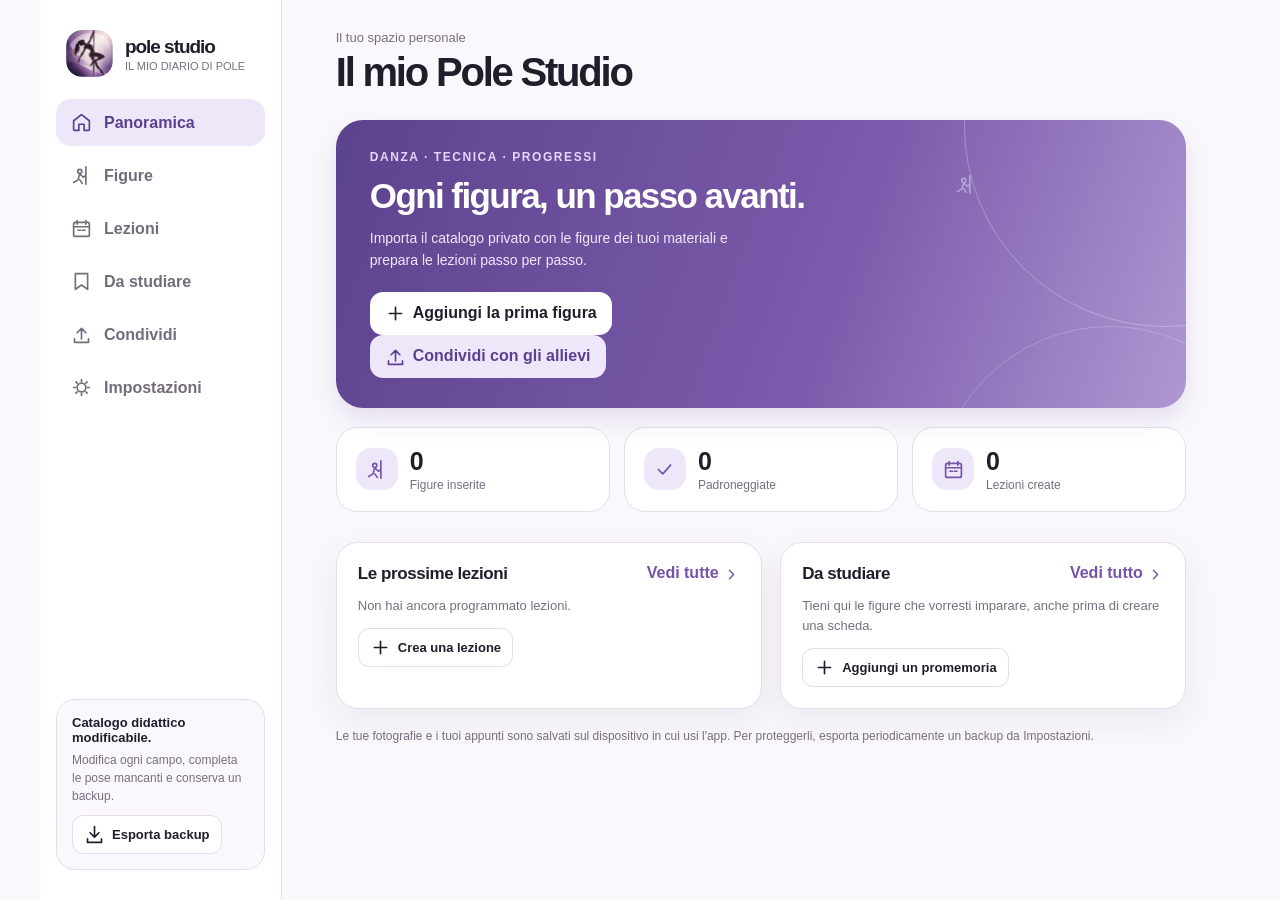
<file: index.html>
<!doctype html>
<html lang="it">
<head>
  <meta charset="utf-8">
  <meta name="viewport" content="width=device-width, initial-scale=1, viewport-fit=cover">
  <meta name="theme-color" content="#f9f6fc">
  <meta name="apple-mobile-web-app-capable" content="yes">
  <meta name="apple-mobile-web-app-status-bar-style" content="default">
  <meta name="apple-mobile-web-app-title" content="Pole Studio">
  <meta name="description" content="Archivio personale di pole dance con lezioni e contenuti condivisibili con gli allievi.">
  <link rel="manifest" href="./manifest.webmanifest">
  <link rel="apple-touch-icon" href="./icons/apple-touch-icon.png">
  <link rel="icon" href="./icons/icon-192.png">
  <link rel="stylesheet" href="./style.css">
  <title>Pole Studio · Le mie figure e lezioni</title>
</head>
<body>
  <div id="app"><div class="boot">Sto aprendo il tuo studio…</div></div>
  <dialog id="editor" aria-label="Modifica contenuto"><div id="editor-content"></div></dialog>
  <input id="restoreFile" type="file" accept="application/json,.json" hidden>
  <div id="toast" class="toast" role="status" aria-live="polite"></div>
  <script src="./app.js" defer></script>
</body>
</html>
</file>
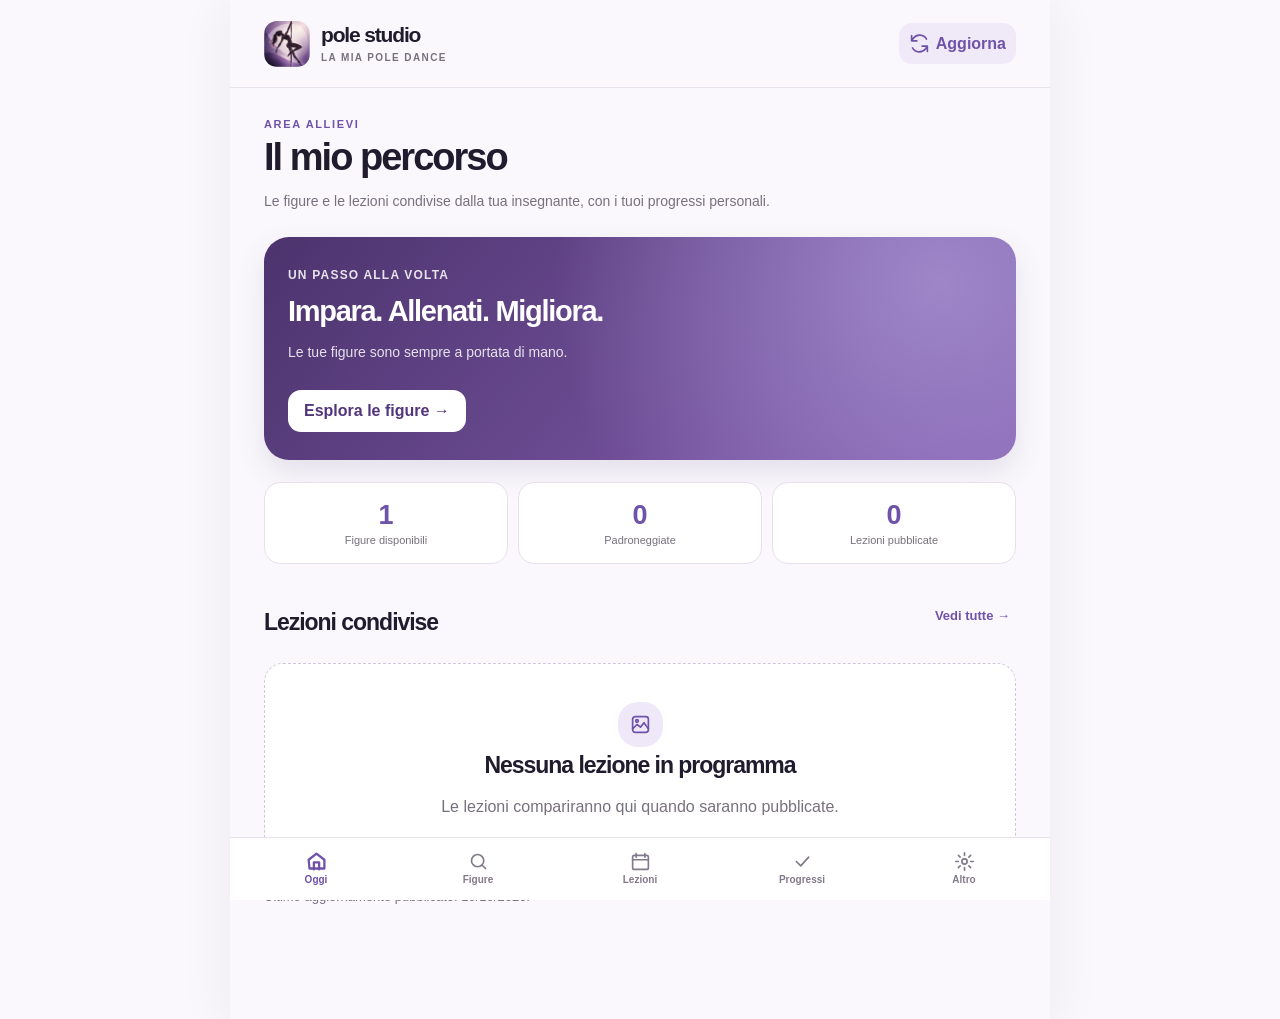
<file: allievi.html>
<!doctype html>
<html lang="it"><head>
<meta charset="utf-8"><meta name="viewport" content="width=device-width, initial-scale=1,viewport-fit=cover">
<meta name="theme-color" content="#faf8fc"><meta name="apple-mobile-web-app-capable" content="yes"><meta name="apple-mobile-web-app-title" content="Pole Studio Allievi">
<meta name="description" content="Le tue figure di pole dance, lezioni e progressi personali.">
<link rel="manifest" href="./allievi.webmanifest"><link rel="apple-touch-icon" href="./icons/apple-touch-icon.png"><link rel="icon" href="./icons/icon-192.png">
<link rel="stylesheet" href="./allievi.css"><title>Pole Studio · Allievi</title></head>
<body><div id="student-app"><p class="loading">Sto aprendo il tuo Pole Studio…</p></div>
<input id="progress-import" type="file" accept=".json,application/json" hidden>
<div id="student-toast" class="student-toast" role="status" aria-live="polite"></div>
<script src="./allievi.js" defer></script></body></html>
</file>
<file: style.css>
:root{--ink:#211d2a;--muted:#766f80;--purple:#7354aa;--purple-dark:#5c408f;--lilac:#eee7f9;--wash:#faf8fc;--stroke:#e5ddec;--white:#fff;--mint:#e0f2e5;--mint-ink:#326b47;--pink:#fbeaf2;--shadow:0 12px 36px rgba(45,22,72,.07);font-family:-apple-system,BlinkMacSystemFont,"Segoe UI",sans-serif;font-synthesis:none;-webkit-font-smoothing:antialiased}
*{box-sizing:border-box}body{margin:0;background:var(--wash);color:var(--ink)}button,input,select,textarea{font:inherit}button{cursor:pointer}button:disabled{opacity:.45;cursor:default}button:focus-visible,a:focus-visible,input:focus-visible,select:focus-visible,textarea:focus-visible{outline:3px solid #cbaaff;outline-offset:2px}a{color:var(--purple)}.svg{width:21px;height:21px;stroke:currentColor;stroke-width:1.9;fill:none;stroke-linecap:round;stroke-linejoin:round;vertical-align:middle;flex-shrink:0}.small-icon{width:17px;height:17px}.muted{color:var(--muted)}.overline{font-size:11px;font-weight:850;letter-spacing:.15em;text-transform:uppercase;color:var(--purple)}.boot{text-align:center;padding:35vh 16px;color:var(--purple)}
.shell{max-width:1200px;margin:auto;min-height:100vh;display:grid;grid-template-columns:242px minmax(0,1fr)}.sidebar{position:sticky;top:0;height:100vh;background:#fff;border-right:1px solid var(--stroke);padding:30px 16px;display:flex;flex-direction:column;gap:22px}.brand{display:flex;align-items:center;gap:12px;padding:0 10px}.brand-logo{display:grid;place-items:center;height:47px;width:47px;background:var(--purple);color:#fff;border-radius:16px;box-shadow:0 6px 15px rgba(115,84,170,.17)}.brand-logo svg{width:27px;height:27px}.brand-name{font-size:19px;font-weight:900;letter-spacing:-.055em}.brand-sub{font-size:11px;color:var(--muted);margin-top:2px}.side-nav{display:grid;gap:6px}.nav-item{border:0;background:transparent;border-radius:15px;padding:13px 15px;display:flex;align-items:center;gap:12px;text-align:left;font-weight:690;color:#736c7b;width:100%}.nav-item.active{background:var(--lilac);color:var(--purple-dark)}.nav-item:hover:not(.active){background:#f7f3fb}.sidebar-bottom{margin-top:auto;background:var(--wash);border:1px solid var(--stroke);border-radius:19px;padding:15px}.sidebar-bottom strong{display:block;font-size:13px;margin-bottom:6px}.sidebar-bottom p{font-size:12px;line-height:1.5;margin:0 0 10px;color:var(--muted)}.sidebar-bottom button{font-size:12px;padding:8px 11px}
.main{padding:30px clamp(20px,4.2vw,60px) 110px;min-width:0}.topline{display:flex;align-items:center;justify-content:space-between;gap:14px;margin-bottom:26px}.topline .eyebrow{font-size:13px;color:var(--muted)}.topline h1{margin:5px 0 0;font-size:clamp(29px,3.6vw,40px);letter-spacing:-.055em;line-height:1.1}.head-actions{display:flex;gap:9px;flex-wrap:wrap}.btn{border:1px solid var(--stroke);background:#fff;color:var(--ink);border-radius:13px;padding:11px 15px;display:inline-flex;align-items:center;justify-content:center;gap:7px;font-weight:730;white-space:nowrap}.btn:hover{border-color:#c6b4df}.btn.primary{background:var(--purple);border-color:var(--purple);color:#fff}.btn.primary:hover{background:var(--purple-dark)}.btn.soft{background:var(--lilac);color:var(--purple-dark);border-color:var(--lilac)}.btn.ghost{border-color:transparent;background:transparent}.btn.danger{color:#a03252;background:#fff0f4;border-color:#f9d7e4}.btn.small{padding:8px 11px;font-size:13px;border-radius:11px}.btn.icononly{width:42px;padding:9px}.btn.wide{width:100%}.chip{border-radius:100px;background:#f2edf8;color:#6a4b9d;font-weight:750;font-size:12px;padding:7px 11px;display:inline-flex;align-items:center;gap:6px}.chip.green{background:var(--mint);color:var(--mint-ink)}.chip.gray{background:#f0eef2;color:#696471}.chip.pink{background:#fff0f5;color:#a3477e}
.hero{border-radius:27px;min-height:232px;background:linear-gradient(110deg,#5c438e 0%,#7b5bab 59%,#bca6dc 110%);color:white;display:flex;position:relative;overflow:hidden;align-items:center;padding:30px 34px;box-shadow:0 12px 25px #64459422}.hero::before{content:"";position:absolute;width:400px;height:400px;border:1px solid #ffffff48;border-radius:100%;right:-180px;top:-195px}.hero::after{content:"";position:absolute;width:350px;height:350px;border:1px solid #ffffff35;border-radius:100%;right:-100px;bottom:-270px}.hero-body{position:relative;z-index:1;max-width:480px}.hero-kicker{font-size:12px;letter-spacing:.13em;font-weight:780;color:#e4d5fb;text-transform:uppercase}.hero h2{font-size:clamp(26px,3vw,35px);letter-spacing:-.045em;line-height:1.15;margin:12px 0}.hero p{color:#f0e8fa;font-size:14px;line-height:1.55;margin:0 0 20px;max-width:390px}.hero .btn{border:0}.hero-art{position:absolute;right:6%;width:180px;height:180px;opacity:.4;color:white}.stats{display:grid;grid-template-columns:repeat(3,minmax(0,1fr));gap:14px;margin:19px 0 30px}.stat{background:white;border:1px solid var(--stroke);border-radius:21px;padding:19px;display:flex;gap:12px;align-items:center}.stat-ico{width:42px;height:42px;border-radius:15px;background:var(--lilac);color:var(--purple);display:grid;place-items:center}.stat .number{font-size:25px;font-weight:870;letter-spacing:-.05em}.stat .label{font-size:12px;color:var(--muted);margin-top:2px}.section-head{display:flex;align-items:end;justify-content:space-between;gap:12px;margin:26px 0 15px}.section-head h2{margin:0;font-size:22px;letter-spacing:-.035em}.section-head p{margin:4px 0 0;color:var(--muted);font-size:13px}.home-panels{display:grid;grid-template-columns:1.05fr 1fr;gap:18px}.panel{border:1px solid var(--stroke);border-radius:22px;background:#fff;padding:21px;box-shadow:var(--shadow)}.panel h3{margin:0 0 13px;font-size:17px;letter-spacing:-.025em}.panel-head{display:flex;justify-content:space-between;align-items:center;gap:10px}.panel-head h3{margin:0}.empty-slim{color:var(--muted);font-size:13px;line-height:1.55;padding:12px 0}.listline{padding:14px 0;border-bottom:1px solid #f0ebf4;display:flex;gap:10px;align-items:center;justify-content:space-between}.listline:last-child{border-bottom:0}.listline .sub{font-size:12px;color:var(--muted);margin-top:5px}.listline strong{font-size:14px}.listline button{white-space:nowrap}
.filters{display:flex;align-items:center;gap:10px;flex-wrap:wrap;margin:20px 0}.searchbar{position:relative;flex:1 1 220px}.searchbar .svg{position:absolute;top:13px;left:14px;color:#968ba5}.searchbar input{width:100%;border-radius:15px;background:#fff;border:1px solid var(--stroke);padding:13px 13px 13px 44px;outline:0}.filter-select{border:1px solid var(--stroke);border-radius:14px;background:#fff;padding:12px;color:var(--ink);max-width:160px}.figures-list{display:grid;gap:12px}.figure-row{background:#fff;border:1px solid var(--stroke);border-radius:21px;padding:13px;display:flex;gap:15px;align-items:center;min-width:0;box-shadow:0 3px 18px rgba(38,22,62,.035)}.figure-image{width:100px;height:105px;border-radius:15px;background:linear-gradient(125deg,#ede5f7,#f8f4fb);display:grid;place-items:center;overflow:hidden;flex-shrink:0;color:#9e8aba}.figure-image img{width:100%;height:100%;object-fit:cover}.figure-image svg{width:40px;height:40px}.figure-center{min-width:0;flex:1}.figure-title{border:0;background:none;text-align:left;font-size:19px;font-weight:790;letter-spacing:-.025em;padding:0;margin:0 0 6px;color:var(--ink);overflow-wrap:anywhere}.figure-center .line{font-size:13px;color:var(--muted);margin-bottom:8px}.fig-tags{display:flex;gap:6px;flex-wrap:wrap}.circle-action{border:0;background:transparent;color:var(--purple);padding:10px;border-radius:12px}.circle-action:hover{background:var(--lilac)}.empty-state{border:2px dashed #dbcfeb;background:linear-gradient(#fff,#fffafd);border-radius:23px;padding:45px 20px;text-align:center}.empty-symbol{margin:0 auto 17px;border-radius:30px;width:84px;height:84px;background:#eee6f8;color:var(--purple);display:grid;place-items:center}.empty-symbol svg{width:38px;height:38px}.empty-state h2{font-size:21px;margin:0 0 8px}.empty-state p{max-width:360px;margin:0 auto 22px;color:var(--muted);line-height:1.6;font-size:14px}.countline{font-size:13px;font-weight:700;color:var(--muted);margin:13px 0}
.backlink{display:inline-flex;border:0;background:transparent;color:var(--purple-dark);font-weight:760;align-items:center;gap:5px;padding:0;margin:0 0 20px}.detail-head{display:flex;justify-content:space-between;align-items:center;gap:15px;margin-bottom:20px}.detail-head h1{font-size:clamp(29px,4vw,40px);margin:3px 0 0;letter-spacing:-.04em}.detail-photo{min-height:320px;height:min(53vh,460px);display:grid;place-items:center;background:linear-gradient(140deg,#f6f0fc,#ede6f6);border-radius:25px;overflow:hidden;border:1px solid var(--stroke);color:#af9dca}.detail-photo img{max-width:100%;max-height:100%;object-fit:contain}.detail-photo .svg{width:75px;height:75px;opacity:.7}.detail-layout{display:grid;grid-template-columns:minmax(0,1.25fr) minmax(250px,.8fr);gap:20px;align-items:start}.detail-section{background:#fff;border-radius:20px;border:1px solid var(--stroke);padding:22px;margin-top:19px}.detail-section h2{margin:0 0 18px;font-size:20px;letter-spacing:-.035em}.metric-grid{display:grid;grid-template-columns:repeat(2,1fr);gap:11px}.metric{border:1px solid #e3daea;border-radius:16px;padding:17px;display:flex;align-items:center;justify-content:space-between}.metric strong{font-size:26px;letter-spacing:-.06em}.metric span{display:block;font-size:13px;color:var(--muted);margin-top:4px}.metric .metricicon{background:var(--lilac);color:var(--purple);border-radius:100%;height:40px;width:40px;display:grid;place-items:center}.metricicon .svg{height:20px;width:20px}.steps{list-style:none;padding:0;margin:0;counter-reset:step}.steps li{display:flex;align-items:start;gap:14px;position:relative;padding:1px 0 19px;line-height:1.52}.steps li:not(:last-child):after{position:absolute;content:"";left:19px;top:41px;bottom:0;width:2px;background:#e6daf6}.step-index{display:grid;place-items:center;flex:0 0 40px;height:40px;border-radius:100%;background:var(--purple);color:#fff;font-weight:800}.steps p{margin:7px 0 0;white-space:pre-wrap}.tip-box{background:#eee8f6;border-radius:17px;padding:18px}.tip-box ul{margin:8px 0 0;padding-left:22px;color:#54485e;line-height:1.65}.tip-box li{margin-bottom:6px}.notes-text{line-height:1.6;white-space:pre-wrap;font-size:14px;color:#4f4859}.information-row{padding:11px 0;border-bottom:1px solid #f0ebf4}.information-row:last-child{border:0}.information-row label{font-size:12px;color:var(--muted);display:block;margin-bottom:5px}.information-row strong{font-size:14px;font-weight:650;white-space:pre-wrap;display:block;line-height:1.5}.detail-sidebar .btn{margin-top:12px}.detail-status{display:flex;align-items:center;gap:10px;flex-wrap:wrap}
.lessons{display:grid;grid-template-columns:repeat(2,minmax(0,1fr));gap:14px}.lesson-card{border:1px solid var(--stroke);border-radius:22px;background:white;padding:21px;display:flex;flex-direction:column;gap:11px;box-shadow:var(--shadow)}.lesson-card h3{margin:0;font-size:19px;letter-spacing:-.02em;overflow-wrap:anywhere}.lesson-card p{margin:0;color:var(--muted);font-size:13px;line-height:1.5}.lesson-progress{height:8px;background:#eeeaf3;border-radius:12px;overflow:hidden}.lesson-progress>span{display:block;background:#805cb3;height:100%;border-radius:12px}.lesson-footer{display:flex;align-items:center;justify-content:space-between;gap:10px;margin-top:auto;padding-top:5px}.lesson-detail-head{display:flex;justify-content:space-between;align-items:start;gap:12px}.lesson-detail-head h1{margin:4px 0 5px;font-size:clamp(28px,4vw,39px);letter-spacing:-.045em}.lesson-overview{padding:18px 21px;background:#f0e9fa;border:1px solid #e4d8f2;border-radius:20px;margin:18px 0;display:flex;gap:14px;align-items:center;flex-wrap:wrap}.lesson-overview .big{font-size:24px;font-weight:850;color:var(--purple-dark)}.lesson-overview .detail{font-size:12px;color:#716183}.lesson-steps{display:grid;gap:11px}.plan-step{background:#fff;border:1px solid var(--stroke);padding:16px;display:flex;gap:12px;align-items:start;border-radius:19px;transition:.15s}.plan-step.done{background:#f7fcf8;border-color:#cce9d4}.checkbig{display:grid;place-items:center;flex:0 0 34px;width:34px;height:34px;border:2px solid #bea9d9;background:white;color:var(--purple);border-radius:11px;margin-top:3px}.checkbig.checked{background:#4b9b70;border-color:#4b9b70;color:white}.plan-step-body{flex:1;min-width:0}.plan-step strong{display:block;font-size:15px;line-height:1.4}.plan-step.done .plan-step-body>strong{text-decoration:line-through;color:#6b8775}.plan-step .detail{color:var(--muted);font-size:12px;margin-top:5px;line-height:1.5;white-space:pre-wrap}.step-actions{display:flex;gap:2px;align-items:center;flex-wrap:wrap}.step-actions button{border:0;background:transparent;color:#84758e;padding:7px;border-radius:8px}.step-actions button:hover{background:var(--lilac)}.step-actions .svg{width:16px;height:16px}.totalrow{display:flex;gap:15px;flex-wrap:wrap;align-items:center;margin-top:16px}.linklike{border:0;background:none;color:var(--purple);padding:0;font-weight:780;cursor:pointer}.pill-select{border-radius:14px;border:1px solid var(--stroke);background:#fff;padding:11px 12px}.wishlist-row{display:flex;align-items:center;gap:12px;padding:14px;background:white;border:1px solid var(--stroke);border-radius:16px;margin-bottom:10px}.wishlist-row .text{flex:1;min-width:0}.wishlist-row strong{font-size:15px}.wishlist-row p{margin:4px 0 0;font-size:12px;color:var(--muted)}
.bottomnav{display:none}dialog{border:1px solid var(--stroke);border-radius:23px;padding:0;width:min(95vw,650px);max-height:min(90dvh,900px);box-shadow:0 20px 90px #2b194c55;background:white;color:var(--ink)}dialog::backdrop{background:#2116288c;backdrop-filter:blur(3px)}.dialog-body{padding:22px 25px 28px;overflow-y:auto;max-height:89dvh}.dialog-top{display:flex;gap:14px;justify-content:space-between;align-items:start;position:sticky;top:-22px;background:white;padding:4px 0 13px;z-index:2;border-bottom:1px solid #f0ebf4;margin-bottom:20px}.dialog-top h2{margin:0;font-size:23px;letter-spacing:-.04em}.form-fields{display:grid;gap:15px}.form-2{display:grid;grid-template-columns:1fr 1fr;gap:13px}.field{display:grid;gap:7px;min-width:0}.field>label{font-size:13px;font-weight:720;color:#50485b}.field input,.field select,.field textarea{width:100%;border:1px solid #ded5e9;background:#fdfbff;border-radius:12px;padding:12px;min-width:0;color:var(--ink)}.field textarea{min-height:84px;resize:vertical;line-height:1.45}.field input[type=file]{background:white}.field-hint{font-size:11px;color:var(--muted);line-height:1.4}.group-label{display:flex;align-items:center;gap:9px;margin-top:7px;font-size:15px;font-weight:850;padding-bottom:8px;border-bottom:1px solid var(--stroke)}.sliderrow{display:grid;grid-template-columns:98px minmax(0,1fr) 46px;gap:10px;align-items:center}.sliderrow label{font-size:13px;font-weight:670}.sliderrow output{font-weight:800;color:var(--purple);text-align:right}.sliderrow input{accent-color:var(--purple);width:100%}.image-picker{border:1px dashed #c6b7da;border-radius:16px;display:flex;align-items:center;gap:14px;padding:14px;background:#fcf9ff}.image-picker img{width:85px;height:85px;object-fit:contain;border-radius:11px;background:var(--lilac)}.image-picker .preview-empty{width:85px;height:85px;border-radius:13px;background:var(--lilac);color:var(--purple);display:grid;place-items:center}.image-picker input{width:100%;font-size:12px}.dialog-actions{display:flex;justify-content:space-between;align-items:center;gap:10px;flex-wrap:wrap;margin-top:22px;padding-top:16px;border-top:1px solid var(--stroke)}.toast{position:fixed;z-index:100;left:50%;bottom:88px;transform:translate(-50%,14px);background:#30233e;color:white;font-size:13px;padding:12px 17px;border-radius:12px;opacity:0;pointer-events:none;max-width:90vw;transition:opacity .2s,transform .2s}.toast.show{opacity:1;transform:translate(-50%,0)}.footnote{color:var(--muted);font-size:12px;line-height:1.55;margin-top:18px}.settings-grid{display:grid;grid-template-columns:repeat(2,minmax(0,1fr));gap:16px}.settings-panel{padding:22px;border:1px solid var(--stroke);border-radius:21px;background:white}.settings-panel h3{margin:0 0 9px}.settings-panel p{line-height:1.6;font-size:13px;color:var(--muted);margin:0 0 17px}.progress-chart{height:16px;border-radius:100px;display:flex;overflow:hidden;gap:3px;margin:18px 0}.progress-chart>span{height:100%}.progress-legend{display:grid;gap:10px}.progress-legend>div{display:flex;align-items:center;gap:10px;font-size:14px}.dot{width:11px;height:11px;border-radius:50%;display:inline-block}.progress-legend strong{margin-left:auto}.info-banner{border:1px solid #e5d9f2;background:#f1eafa;border-radius:15px;padding:14px;color:#675282;font-size:13px;line-height:1.5;margin:15px 0}.hidden{display:none!important}
@media(max-width:900px){.shell{grid-template-columns:200px minmax(0,1fr)}.main{padding:28px 25px 95px}.detail-layout{grid-template-columns:1fr}.detail-sidebar{display:grid;grid-template-columns:1fr 1fr;gap:14px}.detail-sidebar .detail-section{margin-top:0}}
@media(max-width:680px){.shell{display:block}.sidebar{display:none}.main{padding:22px 17px calc(112px + env(safe-area-inset-bottom));}.topline{margin-bottom:21px}.topline h1{font-size:32px}.topline .eyebrow{font-size:12px}.head-actions .btn{padding:9px 11px;font-size:12px}.head-actions .btn .svg{width:18px;height:18px}.hero{padding:24px;min-height:218px;border-radius:22px}.hero-art{right:-28px;opacity:.17}.hero h2{font-size:30px}.hero p{font-size:13px}.stats{gap:8px;margin:13px 0 24px}.stat{padding:13px 10px;border-radius:17px;flex-direction:column;align-items:flex-start;gap:7px}.stat-ico{width:35px;height:35px;border-radius:12px}.stat-ico .svg{width:19px;height:19px}.stat .number{font-size:25px}.stat .label{font-size:11px;line-height:1.25}.home-panels{grid-template-columns:1fr}.section-head h2{font-size:21px}.figure-image{width:82px;height:91px}.figure-row{padding:10px;gap:11px;border-radius:18px}.figure-title{font-size:17px}.figure-center .line{font-size:12px}.chip{padding:6px 9px;font-size:11px}.circle-action{padding:6px}.filters{gap:7px}.searchbar{flex:1 1 100%;}.filter-select{flex:1;max-width:none;min-width:0;font-size:12px;padding:10px 7px}.lessons{grid-template-columns:1fr}.bottomnav{position:fixed;left:0;right:0;bottom:0;z-index:20;display:grid;grid-template-columns:repeat(5,1fr);align-items:stretch;background:#ffffffed;border-top:1px solid #e4dbea;backdrop-filter:blur(16px);padding:8px 6px calc(9px + env(safe-area-inset-bottom));box-shadow:0 -8px 25px #28143b11}.bottomnav button{border:0;background:transparent;display:flex;gap:4px;align-items:center;flex-direction:column;color:#93889d;font-size:10px;font-weight:750;padding:6px 2px 1px}.bottomnav button .svg{width:23px;height:23px}.bottomnav button.active{color:var(--purple-dark)}.bottomnav .nav-add{display:grid;place-items:center;margin-top:-24px;color:white}.bottomnav .nav-add .add-circle{width:53px;height:53px;background:var(--purple);box-shadow:0 6px 15px #67499855;display:grid;place-items:center;border-radius:18px}.bottomnav .nav-add .svg{width:27px;height:27px}.bottomnav .nav-add span{color:var(--purple);font-size:10px}.detail-head{align-items:start}.detail-head .head-actions{flex-direction:column}.detail-photo{height:345px;min-height:250px}.detail-sidebar{display:block}.detail-sidebar .detail-section{margin-top:14px}.metric-grid{gap:9px}.metric{padding:13px}.metric strong{font-size:23px}.metric span{font-size:12px}.metricicon{width:34px!important;height:34px!important}.detail-section{padding:18px;margin-top:15px}.detail-head h1{font-size:32px}.plan-step{padding:13px;gap:9px}.step-actions button{padding:6px}.checkbig{flex-basis:30px;width:30px;height:30px}.lesson-detail-head{flex-wrap:wrap}.lesson-detail-head .head-actions{width:100%}.lesson-overview{gap:12px}.settings-grid{grid-template-columns:1fr}.dialog-body{padding:18px 17px 23px}.dialog-top{top:-18px}.form-2{grid-template-columns:1fr}.sliderrow{grid-template-columns:80px 1fr 43px}dialog{max-height:92dvh;width:96vw}.dialog-body{max-height:91dvh}.btn.small{font-size:12px}}
@media(max-width:370px){.metric-grid{grid-template-columns:1fr}.figure-image{width:68px;height:80px}.figure-title{font-size:15px}.head-actions .btn{font-size:11px}}

.brand-logo{overflow:hidden;background:#f6eafa;box-shadow:none}.brand-logo img{display:block;width:100%;height:100%;object-fit:cover;border-radius:inherit}
/* Condivisione pubblica selettiva */
.share-intro{margin-bottom:19px}.share-link{border:1px solid var(--stroke);border-radius:12px;background:var(--wash);padding:12px;overflow-wrap:anywhere;font-size:13px;margin:12px 0 17px;color:var(--purple-dark)}.share-columns{display:grid;grid-template-columns:repeat(2,minmax(0,1fr));gap:16px}.share-columns .settings-panel{min-width:0}.public-row{display:flex;align-items:center;gap:11px;padding:12px 0;border-top:1px solid var(--stroke);cursor:pointer}.public-row input{width:20px;height:20px;accent-color:var(--purple);flex-shrink:0}.public-thumb{height:42px;width:42px;display:grid;place-items:center;background:var(--wash);border-radius:10px;overflow:hidden;flex-shrink:0;color:var(--purple)}.public-thumb img{height:100%;width:100%;object-fit:contain}.public-row>span:nth-last-child(2){flex:1;min-width:0}.public-row strong{display:block;font-size:13px;white-space:nowrap;overflow:hidden;text-overflow:ellipsis}.public-row small{display:block;color:var(--muted);font-size:11px;margin-top:4px}.public-row .chip{font-size:10px}.publish-bottom{margin:22px 0}.publish-bottom .field-hint{display:block;line-height:1.7;margin-top:16px}.publish-bottom code{background:#f1e9f9;padding:2px 4px;border-radius:3px}@media(max-width:800px){.share-columns{grid-template-columns:1fr}}

.nofigure{display:flex;flex-direction:column;align-items:center;justify-content:center;gap:14px;min-height:210px;color:#80758f;font-weight:650;letter-spacing:.01em}.nofigure svg{width:48px;height:48px}
.detail-photo img{max-height:620px;object-fit:contain;object-position:center}
.figure-image img{object-fit:contain;background:#fff}
</file>
<file: allievi.css>
:root{--violet:#6f52aa;--dark:#211b2e;--muted:#77707e;--border:#e7e0ed;--bg:#faf8fc;--lav:#eee8f8;--green:#397454;font-family:-apple-system,BlinkMacSystemFont,"Segoe UI",sans-serif;-webkit-font-smoothing:antialiased}
*{box-sizing:border-box}body{background:var(--bg);margin:0;color:var(--dark)}button,input,select{font:inherit}button{cursor:pointer}button:focus-visible,input:focus-visible,select:focus-visible{outline:2px solid var(--violet);outline-offset:3px}h1{font-size:clamp(30px,5vw,38px);letter-spacing:-.052em;margin:7px 0 12px;line-height:1.1}h2{letter-spacing:-.045em;font-size:23px;margin:28px 0 17px}p{line-height:1.55}a{color:var(--violet)}.loading{text-align:center;padding-top:36vh}.student-layout{max-width:820px;margin:auto;background:var(--bg);min-height:100vh}.student-header{height:88px;padding:12px clamp(18px,4.5vw,34px);display:flex;align-items:center;justify-content:space-between;background:rgba(250,248,252,.94);backdrop-filter:blur(16px);border-bottom:1px solid var(--border);position:sticky;top:0;z-index:10}.brandmark{display:flex;align-items:center;gap:11px}.brandmark img{height:46px;width:46px;border-radius:13px}.brandmark strong{display:block;font-size:21px;letter-spacing:-.055em}.brandmark small{font-size:10px;letter-spacing:.14em;color:var(--muted);font-weight:700}.quiet-action{border:none;background:#f0eaf8;border-radius:13px;color:var(--violet);font-weight:750;padding:10px;display:flex;align-items:center;gap:6px}.student-main{padding:30px clamp(18px,4.5vw,34px) 115px}.eyebrow{color:var(--violet);font-weight:850;font-size:11px;letter-spacing:.15em}.page-caption{color:var(--muted);margin:0 0 24px;font-size:14px}.student-hero{background:radial-gradient(circle at 90% 20%,#9e86c9,transparent 55%),linear-gradient(130deg,#4c336d,#8660b3);color:white;padding:28px 24px;border-radius:25px;margin:25px 0 22px;overflow:hidden;box-shadow:0 12px 28px #68508a25}.hero-kicker{font-size:12px;text-transform:uppercase;letter-spacing:.1em;font-weight:760;opacity:.86}.student-hero h2{font-size:29px;color:white;margin:12px 0 6px}.student-hero p{font-size:14px;opacity:.85}.hero-button{margin-top:12px;border:none;background:white;border-radius:13px;color:#52357b;padding:12px 16px;font-weight:780}.student-stats{display:grid;grid-template-columns:repeat(3,minmax(0,1fr));gap:10px}.stat-card{padding:17px 10px;text-align:center;background:#fff;border:1px solid var(--border);border-radius:16px}.stat-card strong{font-size:27px;display:block;color:var(--violet)}.stat-card span{font-size:11px;color:var(--muted);display:block;margin-top:3px}.section-heading{display:flex;align-items:center;justify-content:space-between;margin-top:17px}.section-heading h2{margin-bottom:13px}.section-heading button{border:0;color:var(--violet);font-size:13px;font-weight:800;background:none}.student-empty{text-align:center;padding:38px 18px;background:#fff;border:1px dashed #d2c6dd;border-radius:19px;margin:14px 0;color:var(--muted)}.student-empty h2{color:var(--dark);margin:5px 0}.empty-icon{display:inline-flex;align-items:center;justify-content:center;padding:12px;background:var(--lav);border-radius:20px;color:var(--violet)}.muted-note{font-size:13px;color:var(--muted)}.search-field{display:flex;background:white;align-items:center;border:1px solid var(--border);border-radius:16px;padding:5px 15px;gap:11px;color:var(--violet);margin:26px 0 14px}.search-field input{border:0;background:none;outline:0!important;padding:15px 0;width:100%;min-width:0}.filter-strip{display:flex;gap:9px;flex-wrap:wrap;margin-bottom:16px}.filter-strip select{border:1px solid #d6ccdf;border-radius:12px;padding:11px;background:#fff;color:#4b4056;max-width:100%}.results{font-size:13px;color:var(--muted);margin:12px 0}.student-figure-row{display:flex;align-items:center;text-align:left;width:100%;padding:16px 0;gap:17px;border:0;border-bottom:1px solid var(--border);background:none;color:var(--dark)}.thumb{width:92px;height:92px;display:block;background:white;border-radius:16px;overflow:hidden;flex-shrink:0}.thumb img{width:100%;height:100%;object-fit:contain}.figure-copy{flex:1;min-width:0}.figure-copy strong{display:block;font-size:18px;margin-bottom:7px}.figure-copy small{display:block;color:var(--muted);font-size:13px;margin-bottom:7px}.right-arrow{font-size:25px;color:#a999b7}.student-chip{display:inline-flex;font-size:12px;padding:6px 11px;border-radius:40px;font-style:normal;font-weight:730;background:#f0e9f8;color:#7054a6}.student-chip.todo{background:#edeaf1;color:#686270}.student-chip.learning{background:#efe7fa;color:#704ea3}.student-chip.mastered{background:#dff2e3;color:#287447}.no-photo{height:100%;width:100%;display:grid;place-items:center;color:#b4a5c5}.back{border:0;background:none;color:var(--violet);display:flex;align-items:center;gap:6px;padding:5px 0 16px;font-weight:700}.subtitle{color:var(--muted);font-size:14px;margin-bottom:18px}.student-photo{height:min(95vw,480px);background:white;border-radius:22px;display:flex;align-items:center;justify-content:center;overflow:hidden;margin:20px 0 26px}.student-photo img{height:100%;width:100%;object-fit:contain}.student-metrics{display:grid;grid-template-columns:repeat(2,minmax(0,1fr));gap:12px}.student-metric{padding:17px;background:white;border:1px solid #d9d0e0;border-radius:17px}.student-metric b{display:block;font-size:25px}.student-metric span{display:block;font-size:13px;margin-top:5px;color:var(--muted)}.instruction-list,.lesson-instructions{list-style:none;padding:0;display:grid;gap:16px}.instruction-list li{display:flex;gap:14px;align-items:start}.instruction-list li span,.num{display:grid;place-items:center;width:36px;height:36px;flex:0 0 36px;background:var(--violet);color:#fff;border-radius:50%;font-weight:760}.instruction-list li p{margin:5px 0;line-height:1.5}.tip-panel{margin:27px 0;background:var(--lav);border-radius:20px;padding:18px 23px}.tip-panel h3{margin:0;font-size:19px}.tip-panel ul{padding-left:18px;line-height:1.6}.tip-panel li{margin:10px 0}.detail-info{border-bottom:1px solid var(--border);padding:13px 0}.detail-info p{white-space:pre-line;font-size:14px;margin:7px 0}.my-status{border-radius:21px;background:white;border:1px solid var(--border);padding:20px;margin-top:30px}.my-status h2{margin:0 0 8px}.my-status p{font-size:13px;color:var(--muted);margin:0 0 17px}.status-choices{display:flex;gap:8px;flex-wrap:wrap}.status-choices button{display:flex;align-items:center;gap:5px;background:#fff;border:1px solid #cbbad8;border-radius:12px;padding:10px 12px;font-size:13px;color:#614980}.status-choices button.selected{background:var(--violet);color:white;border-color:var(--violet)}.video-button{display:inline-flex;gap:5px;align-items:center;padding:12px 16px;background:var(--violet);color:white;border-radius:13px;text-decoration:none;margin:17px 0}.student-lesson-row{border:1px solid var(--border);background:white;display:flex;align-items:center;width:100%;text-align:left;justify-content:space-between;padding:19px;border-radius:17px;margin-bottom:12px;color:var(--dark);gap:18px}.student-lesson-row>span{display:grid;gap:6px}.student-lesson-row small{color:var(--violet);font-size:11px;font-weight:750}.student-lesson-row strong{font-size:18px}.student-lesson-row span span{font-size:13px;color:var(--muted)}.student-lesson-row b{font-size:23px;color:#baabc9}.lesson-instructions{gap:13px}.lesson-instructions li{display:flex;align-items:start;gap:12px;background:#fff;border-radius:16px;border:1px solid var(--border);padding:16px}.lesson-instructions small{display:block;color:var(--violet);margin:2px 0 5px}.lesson-instructions strong{display:block}.lesson-instructions p{font-size:13px;color:var(--muted);margin-bottom:0}.go-figure{background:none;color:var(--violet);border:0;padding:10px 0 0;font-weight:700;font-size:13px}.progress-track{height:11px;border-radius:20px;background:#e7e0eb;overflow:hidden;margin:22px 0 12px}.progress-track span{background:#65aa81;display:block;height:100%}.progress-row{border:0;border-bottom:1px solid var(--border);background:transparent;padding:15px 0;width:100%;display:flex;justify-content:space-between;align-items:center;text-align:left;gap:13px}.progress-row strong{font-size:15px}.student-panel{border-radius:20px;padding:22px;background:white;border:1px solid var(--border);margin:20px 0}.student-panel h2{margin:0 0 13px}.student-panel p{font-size:14px;color:var(--muted)}.student-primary,.student-secondary{display:inline-flex;align-items:center;gap:7px;margin:4px 8px 4px 0;border-radius:12px;padding:12px 14px;font-size:14px;font-weight:730;border:1px solid var(--violet);background:var(--violet);color:white}.student-secondary{background:transparent;color:var(--violet)}.student-nav{display:flex;justify-content:space-around;position:fixed;bottom:0;left:0;right:0;max-width:820px;margin:auto;z-index:12;padding:7px 5px max(9px,env(safe-area-inset-bottom));background:#fff;border-top:1px solid var(--border)}.student-nav button{flex:1;border:0;background:none;color:#82798b;display:grid;justify-items:center;gap:2px;font-size:10px;font-weight:710;padding:6px 0}.student-nav button.active{color:var(--violet)}.student-nav button.active svg{stroke-width:2.6}.student-toast{position:fixed;z-index:30;bottom:90px;left:50%;transform:translateX(-50%) translateY(10px);background:#352745;color:white;padding:14px 20px;border-radius:14px;box-shadow:0 12px 25px #3334;opacity:0;transition:.2s;pointer-events:none;max-width:calc(100vw - 35px);width:max-content;text-align:center;font-size:13px}.student-toast.shown{opacity:1;transform:translateX(-50%) translateY(0)}@media(min-width:821px){.student-layout{box-shadow:0 6px 50px #2d164012;}}@media(max-width:390px){.student-hero{padding:20px 18px}.quiet-action span{display:none}.student-photo{height:340px}.status-choices button{font-size:12px;padding:8px}}
</file>
